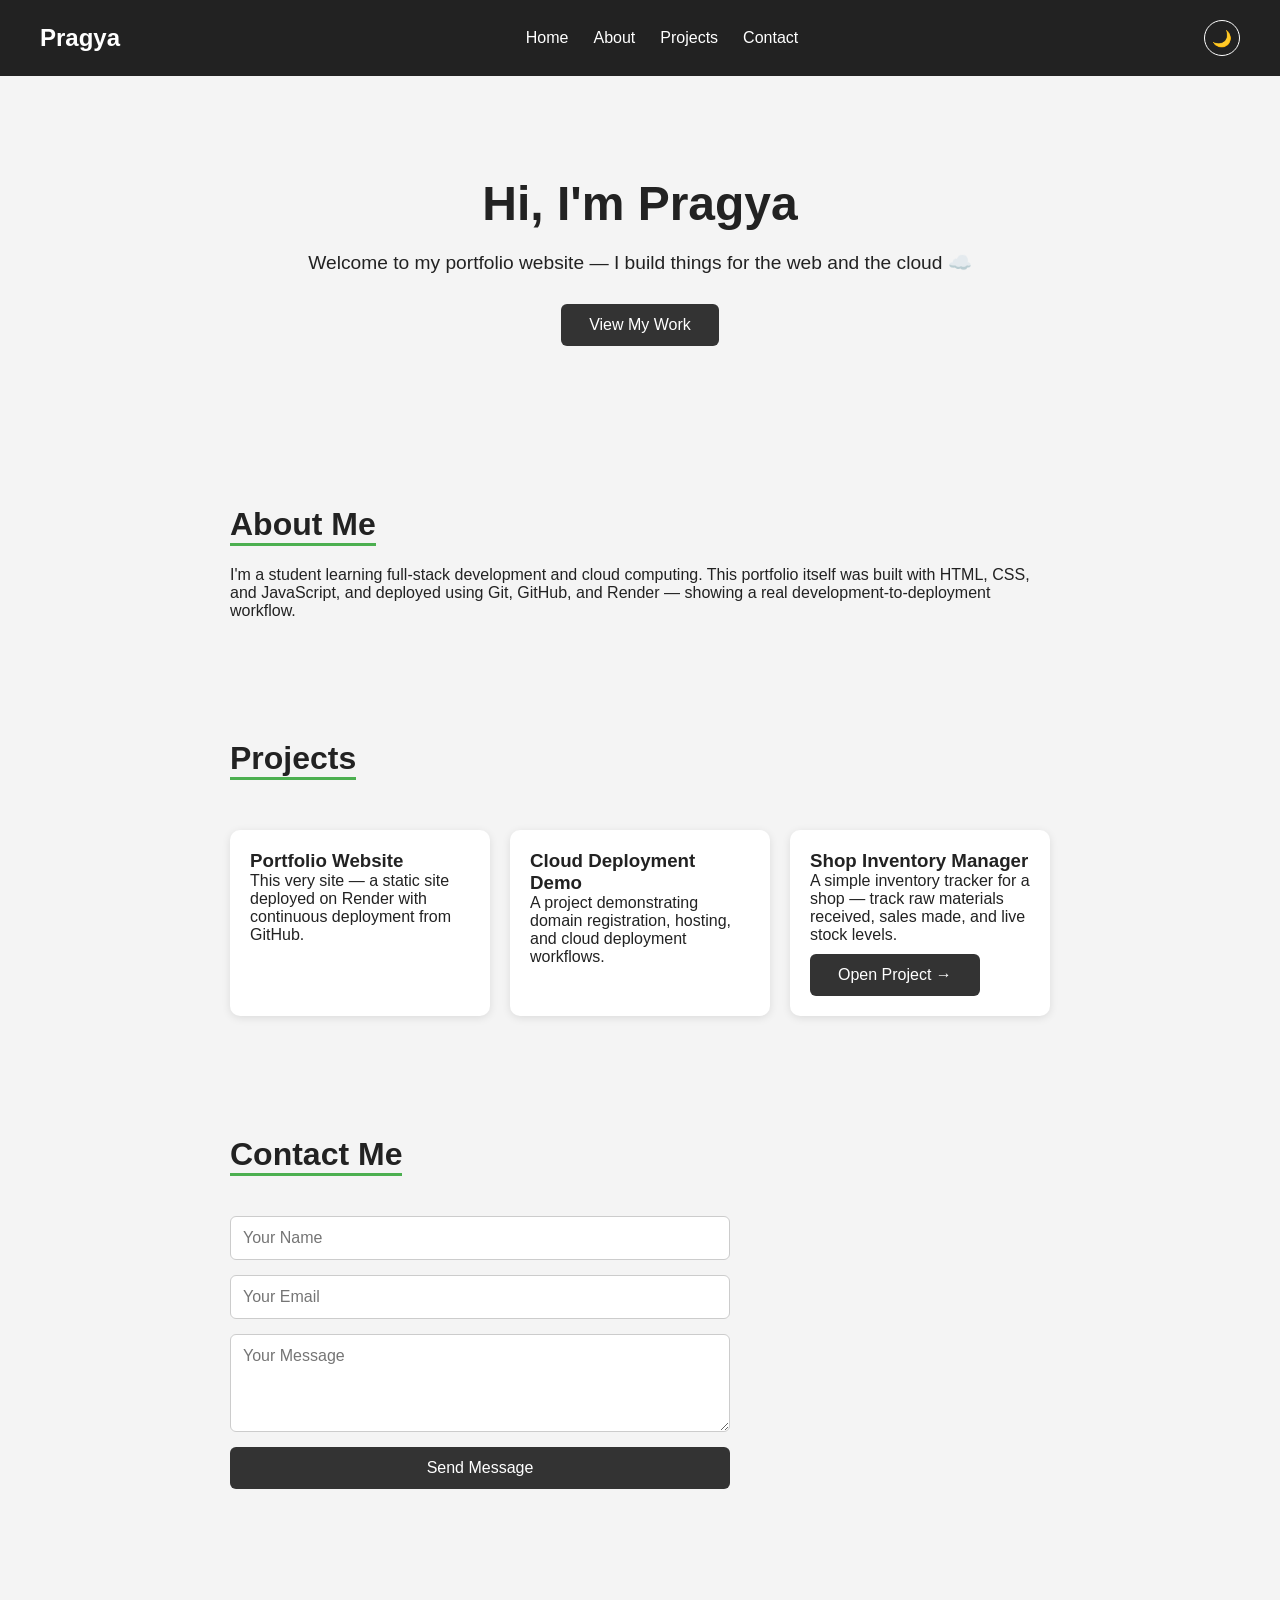
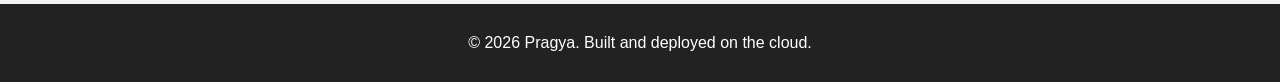
<file: index.html>
<!DOCTYPE html>
<html lang="en">
<head>
  <meta charset="UTF-8">
  <meta name="viewport" content="width=device-width, initial-scale=1.0">
  <title>My Portfolio</title>
  <link rel="stylesheet" href="style.css">
</head>
<body>

  <nav class="navbar">
    <h2 class="logo">Pragya</h2>
    <ul class="nav-links">
      <li><a href="#home">Home</a></li>
      <li><a href="#about">About</a></li>
      <li><a href="#projects">Projects</a></li>
      <li><a href="#contact">Contact</a></li>
    </ul>
    <button id="darkModeBtn">🌙</button>
  </nav>

  <section id="home" class="hero">
    <h1>Hi, I'm Pragya</h1>
    <p>Welcome to my portfolio website — I build things for the web and the cloud ☁️</p>
    <a href="#projects" class="btn">View My Work</a>
  </section>

  <section id="about" class="section">
    <h2>About Me</h2>
    <p>I'm a student learning full-stack development and cloud computing. This portfolio itself was built with HTML, CSS, and JavaScript, and deployed using Git, GitHub, and Render — showing a real development-to-deployment workflow.</p>
  </section>

  <section id="projects" class="section">
    <h2>Projects</h2>
    <div class="project-grid">
      <div class="project-card">
        <h3>Portfolio Website</h3>
        <p>This very site — a static site deployed on Render with continuous deployment from GitHub.</p>
      </div>
      <div class="project-card">
        <h3>Cloud Deployment Demo</h3>
        <p>A project demonstrating domain registration, hosting, and cloud deployment workflows.</p>
      </div>
      <div class="project-card">
          <h3>Shop Inventory Manager</h3>
          <p>A simple inventory tracker for a shop — track raw materials received, sales made, and live stock levels.</p>
          <a href="shop-inventory/index.html" class="btn" style="margin-top:10px; display:inline-block;">Open Project →</a>
      </div>
    </div>
  </section>

  <section id="contact" class="section">
    <h2>Contact Me</h2>
    <form id="contactForm" action="https://formspree.io/f/xwvgkvkj" method="POST">
      <input type="text" name="name" id="name" placeholder="Your Name" required>
      <input type="email" name="email" id="email" placeholder="Your Email" required>
      <textarea name="message" id="message" placeholder="Your Message" rows="4" required></textarea>
      <button type="submit" class="btn">Send Message</button>
    </form>
    <p id="formResponse"></p>
  </section>

  <footer>
    <p>&copy; 2026 Pragya. Built and deployed on the cloud.</p>
  </footer>

  <script src="script.js"></script>
</body>
</html>
</file>
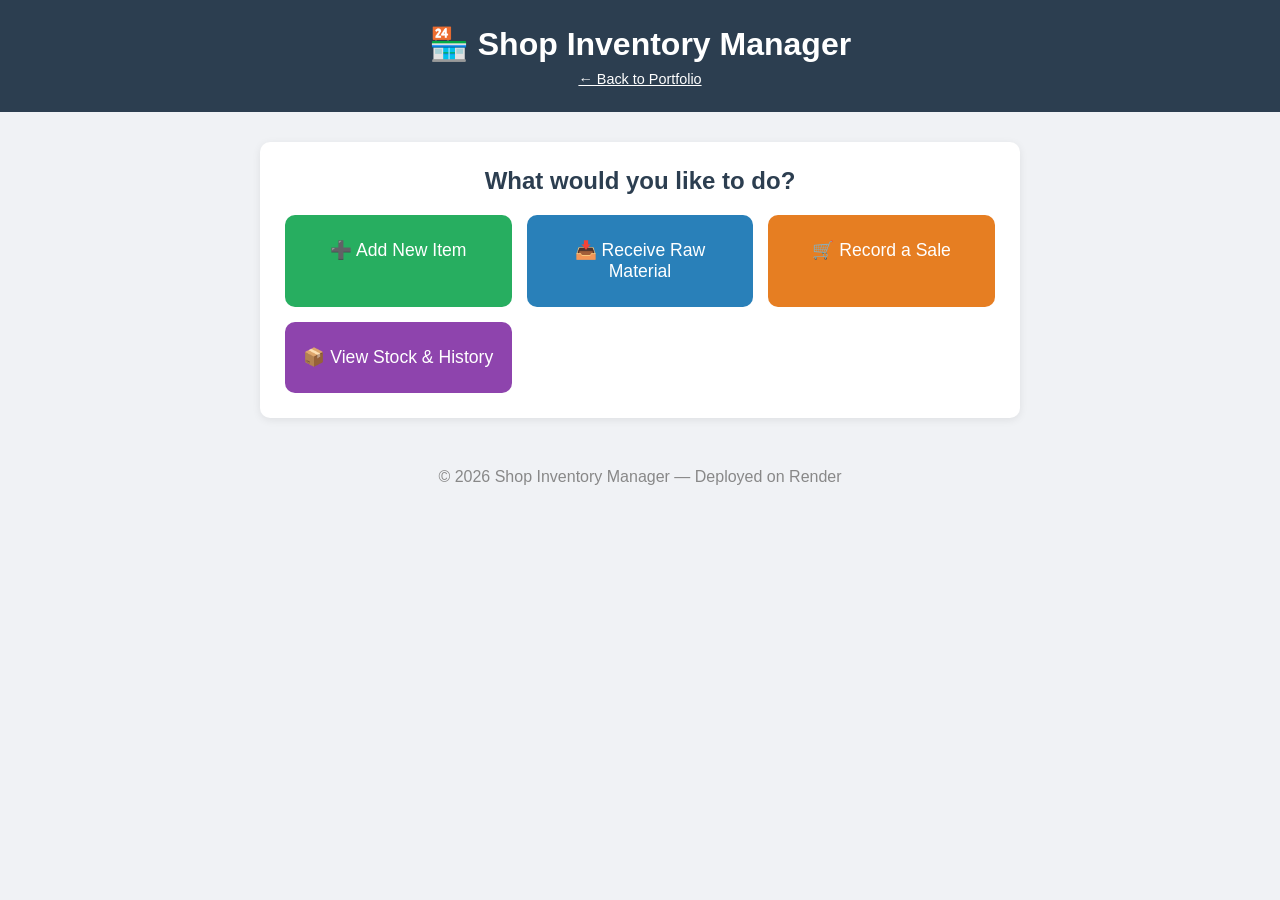
<file: shop-inventory/index.html>
<!DOCTYPE html>
<html lang="en">
<head>
  <meta charset="UTF-8">
  <meta name="viewport" content="width=device-width, initial-scale=1.0">
  <title>Shop Inventory Manager</title>
  <link rel="stylesheet" href="style.css">
</head>
<body>
  <header>
    <h1>🏪 Shop Inventory Manager</h1>
    <a href="../index.html" class="back-link">← Back to Portfolio</a>
  </header>

  <main>
    <section class="card menu-card">
      <h2>What would you like to do?</h2>
      <div class="menu-grid">
        <a href="add-item.html" class="menu-btn add">➕ Add New Item</a>
        <a href="receive.html" class="menu-btn receive">📥 Receive Raw Material</a>
        <a href="sale.html" class="menu-btn sale">🛒 Record a Sale</a>
        <a href="stock.html" class="menu-btn stock">📦 View Stock & History</a>
      </div>
    </section>
  </main>

  <footer>
    <p>&copy; 2026 Shop Inventory Manager — Deployed on Render</p>
  </footer>
</body>
</html>
</file>
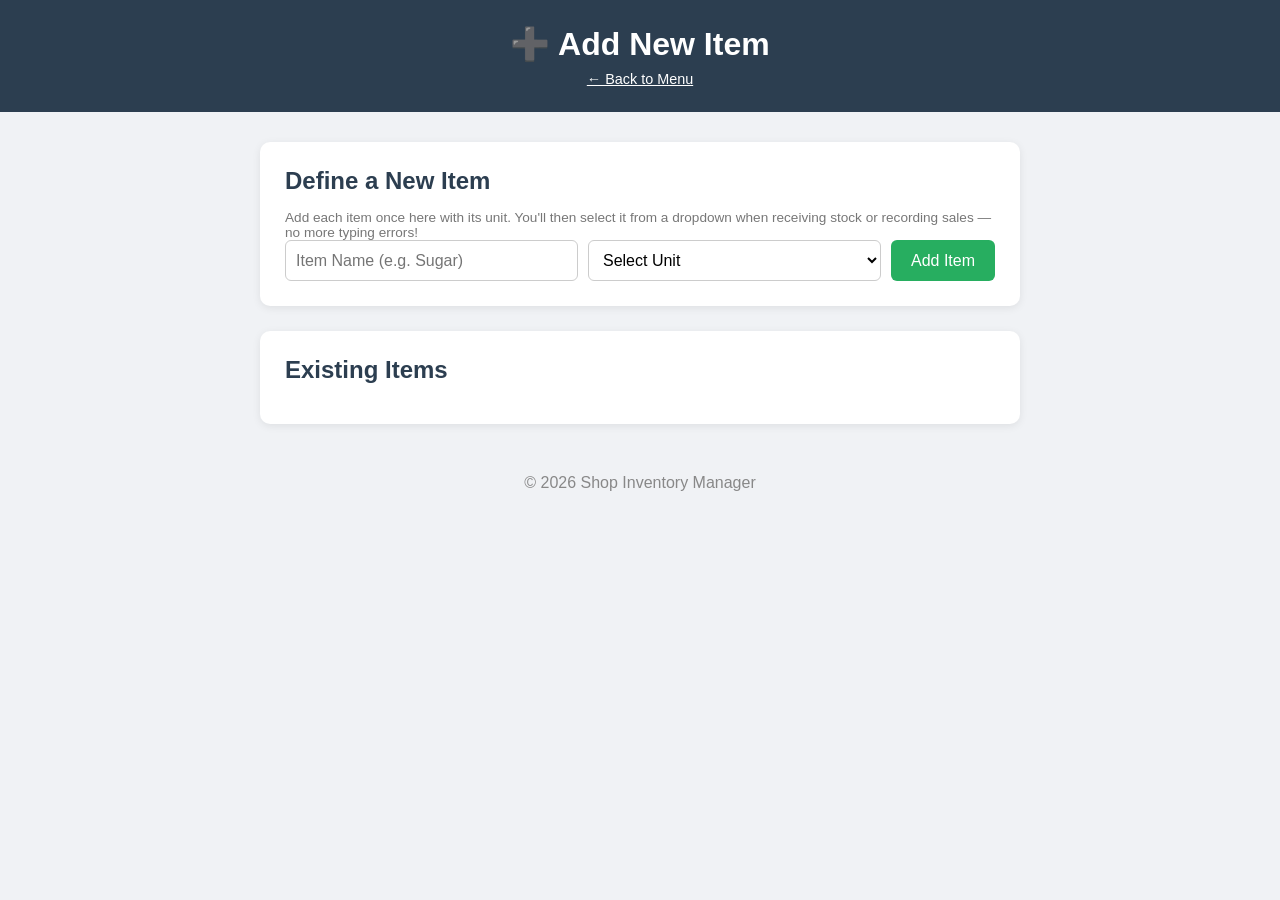
<file: shop-inventory/add-item.html>
<!DOCTYPE html>
<html lang="en">
<head>
  <meta charset="UTF-8">
  <meta name="viewport" content="width=device-width, initial-scale=1.0">
  <title>Add New Item</title>
  <link rel="stylesheet" href="style.css">
</head>
<body>
  <header>
    <h1>➕ Add New Item</h1>
    <a href="index.html" class="back-link">← Back to Menu</a>
  </header>

  <main>
    <section class="card">
      <h2>Define a New Item</h2>
      <p class="hint">Add each item once here with its unit. You'll then select it from a dropdown when receiving stock or recording sales — no more typing errors!</p>
      <form id="addItemForm">
        <input type="text" id="itemName" placeholder="Item Name (e.g. Sugar)" required>
        <select id="itemUnit" required>
          <option value="" disabled selected>Select Unit</option>
          <option value="kg">kg</option>
          <option value="litre">litre</option>
          <option value="pcs">pcs</option>
          <option value="gram">gram</option>
          <option value="box">box</option>
          <option value="packet">packet</option>
        </select>
        <button type="submit" class="btn add-btn">Add Item</button>
      </form>
      <p id="itemMessage"></p>
    </section>

    <section class="card">
      <h2>Existing Items</h2>
      <ul id="existingItemsList" class="item-list"></ul>
    </section>
  </main>

  <footer>
    <p>&copy; 2026 Shop Inventory Manager</p>
  </footer>

  <script src="script.js"></script>
</body>
</html>
</file>
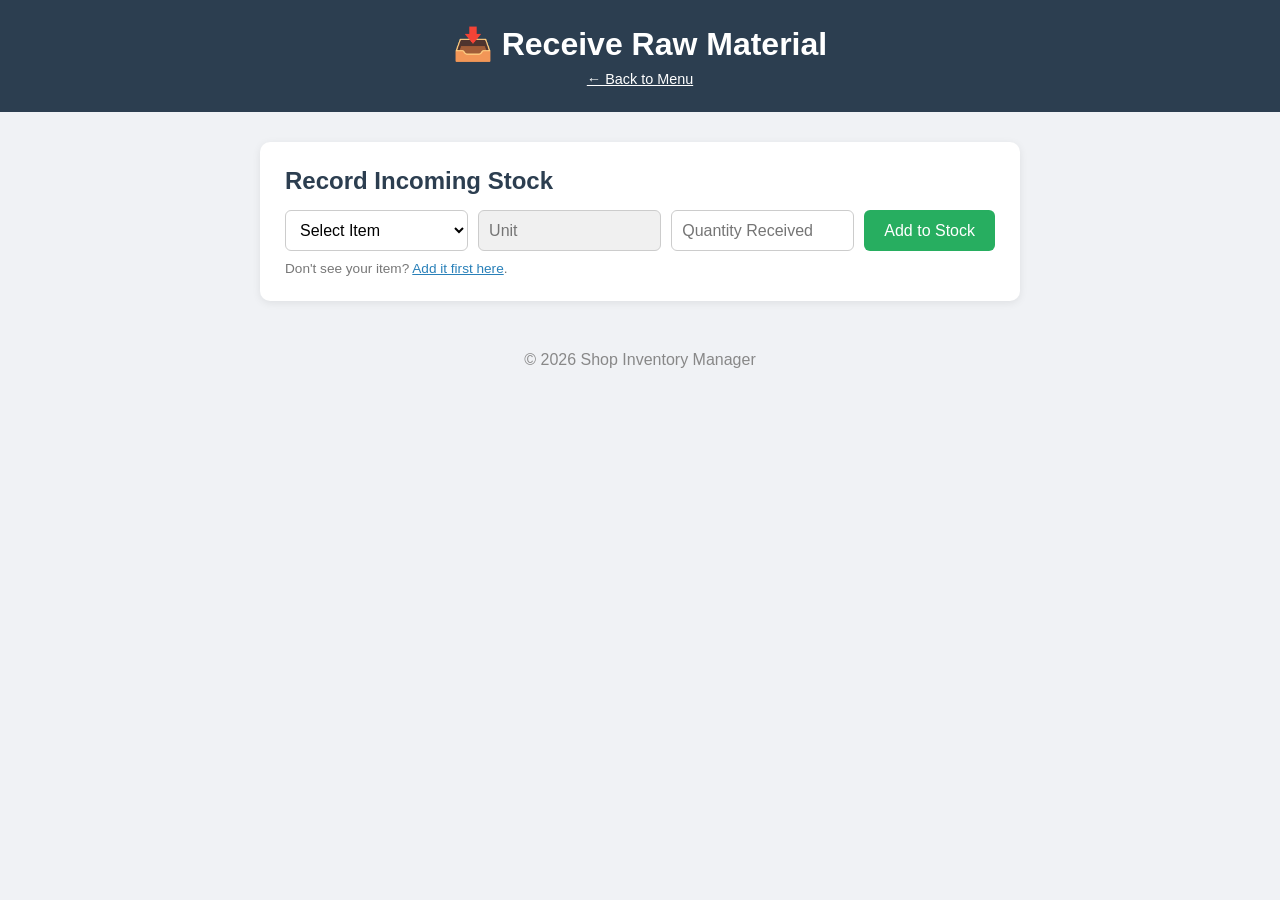
<file: shop-inventory/receive.html>
<!DOCTYPE html>
<html lang="en">
<head>
  <meta charset="UTF-8">
  <meta name="viewport" content="width=device-width, initial-scale=1.0">
  <title>Receive Raw Material</title>
  <link rel="stylesheet" href="style.css">
</head>
<body>
  <header>
    <h1>📥 Receive Raw Material</h1>
    <a href="index.html" class="back-link">← Back to Menu</a>
  </header>

  <main>
    <section class="card">
      <h2>Record Incoming Stock</h2>
      <form id="rawMaterialForm">
        <select id="rmSelect" required>
          <option value="" disabled selected>Select Item</option>
        </select>
        <input type="text" id="rmUnitDisplay" placeholder="Unit" disabled>
        <input type="number" id="rmQty" placeholder="Quantity Received" min="1" required>
        <button type="submit" class="btn add-btn">Add to Stock</button>
      </form>
      <p id="rmMessage"></p>
      <p class="hint">Don't see your item? <a href="add-item.html">Add it first here</a>.</p>
    </section>
  </main>

  <footer>
    <p>&copy; 2026 Shop Inventory Manager</p>
  </footer>

  <script src="script.js"></script>
</body>
</html>
</file>
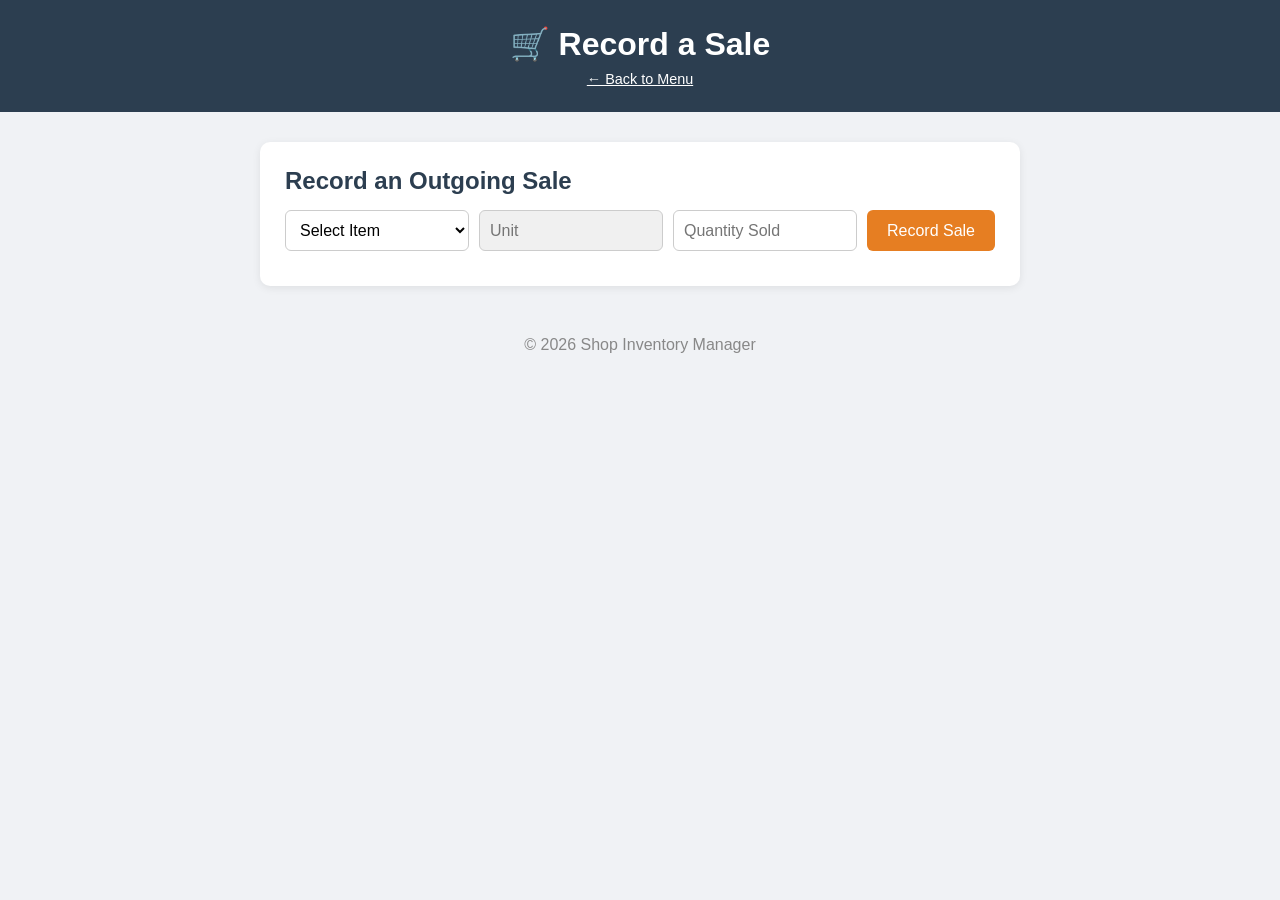
<file: shop-inventory/sale.html>
<!DOCTYPE html>
<html lang="en">
<head>
  <meta charset="UTF-8">
  <meta name="viewport" content="width=device-width, initial-scale=1.0">
  <title>Record a Sale</title>
  <link rel="stylesheet" href="style.css">
</head>
<body>
  <header>
    <h1>🛒 Record a Sale</h1>
    <a href="index.html" class="back-link">← Back to Menu</a>
  </header>

  <main>
    <section class="card">
      <h2>Record an Outgoing Sale</h2>
      <form id="saleForm">
        <select id="saleSelect" required>
          <option value="" disabled selected>Select Item</option>
        </select>
        <input type="text" id="saleUnitDisplay" placeholder="Unit" disabled>
        <input type="number" id="saleQty" placeholder="Quantity Sold" min="1" required>
        <button type="submit" class="btn sale-btn">Record Sale</button>
      </form>
      <p id="saleMessage"></p>
    </section>
  </main>

  <footer>
    <p>&copy; 2026 Shop Inventory Manager</p>
  </footer>

  <script src="script.js"></script>
</body>
</html>
</file>
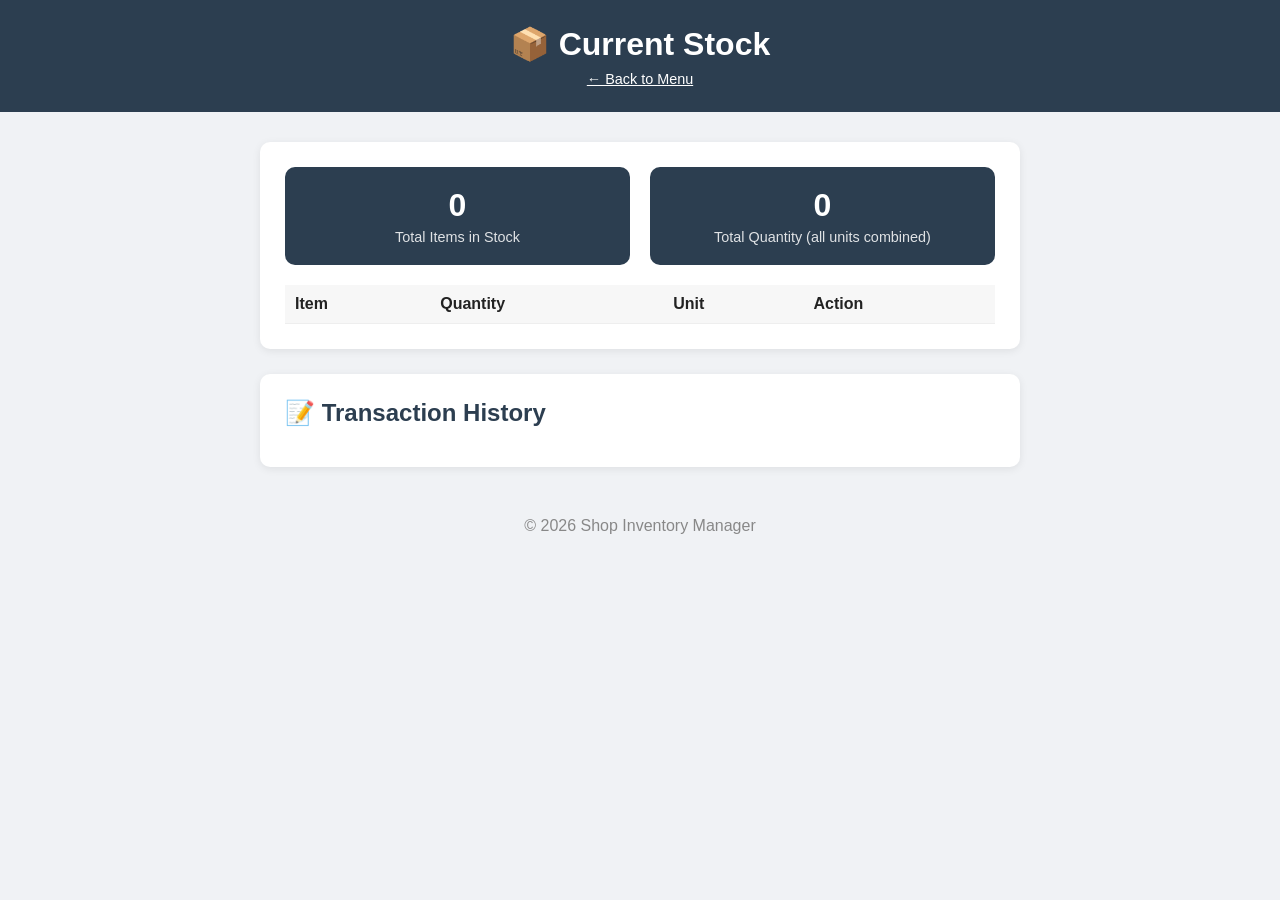
<file: shop-inventory/stock.html>
<!DOCTYPE html>
<html lang="en">
<head>
  <meta charset="UTF-8">
  <meta name="viewport" content="width=device-width, initial-scale=1.0">
  <title>Current Stock</title>
  <link rel="stylesheet" href="style.css">
</head>
<body>
  <header>
    <h1>📦 Current Stock</h1>
    <a href="index.html" class="back-link">← Back to Menu</a>
  </header>

  <main>
    <section class="card">
      <div class="stock-summary">
        <div class="summary-box">
          <span id="totalItemsCount">0</span>
          <p>Total Items in Stock</p>
        </div>
        <div class="summary-box">
          <span id="totalQuantitySum">0</span>
          <p>Total Quantity (all units combined)</p>
        </div>
      </div>
      <table id="stockTable">
        <thead>
          <tr>
            <th>Item</th>
            <th>Quantity</th>
            <th>Unit</th>
            <th>Action</th>
          </tr>
        </thead>
        <tbody id="stockBody"></tbody>
      </table>
    </section>

    <section class="card">
      <h2>📝 Transaction History</h2>
      <ul id="logList"></ul>
    </section>
  </main>

  <footer>
    <p>&copy; 2026 Shop Inventory Manager</p>
  </footer>

  <script src="script.js"></script>
</body>
</html>
</file>
<file: style.css>
* {
  margin: 0;
  padding: 0;
  box-sizing: border-box;
  font-family: 'Segoe UI', Arial, sans-serif;
}

body {
  background-color: #f4f4f4;
  color: #222;
  transition: background-color 0.3s, color 0.3s;
}

body.dark {
  background-color: #121212;
  color: #f4f4f4;
}

.navbar {
  display: flex;
  justify-content: space-between;
  align-items: center;
  padding: 20px 40px;
  background-color: #222;
  color: white;
  position: sticky;
  top: 0;
  z-index: 100;
}

.nav-links {
  display: flex;
  list-style: none;
  gap: 25px;
}

.nav-links a {
  color: white;
  text-decoration: none;
  font-weight: 500;
}

.nav-links a:hover {
  color: #4CAF50;
}

#darkModeBtn {
  background: none;
  border: 1px solid white;
  color: white;
  border-radius: 50%;
  width: 36px;
  height: 36px;
  cursor: pointer;
  font-size: 16px;
}

.hero {
  text-align: center;
  padding: 100px 20px;
}

.hero h1 {
  font-size: 3rem;
  margin-bottom: 20px;
}

.hero p {
  font-size: 1.2rem;
  margin-bottom: 30px;
}

.btn {
  display: inline-block;
  padding: 12px 28px;
  background-color: #333;
  color: white;
  text-decoration: none;
  border: none;
  border-radius: 6px;
  cursor: pointer;
  font-size: 1rem;
}

body.dark .btn {
  background-color: #4CAF50;
}

.section {
  padding: 60px 40px;
  max-width: 900px;
  margin: 0 auto;
}

.section h2 {
  font-size: 2rem;
  margin-bottom: 20px;
  border-bottom: 3px solid #4CAF50;
  display: inline-block;
}

.project-grid {
  display: grid;
  grid-template-columns: repeat(auto-fit, minmax(250px, 1fr));
  gap: 20px;
  margin-top: 30px;
}

.project-card {
  background: white;
  padding: 20px;
  border-radius: 10px;
  box-shadow: 0 2px 8px rgba(0,0,0,0.1);
}

body.dark .project-card {
  background: #1e1e1e;
}

#contactForm {
  display: flex;
  flex-direction: column;
  gap: 15px;
  max-width: 500px;
  margin-top: 20px;
}

#contactForm input,
#contactForm textarea {
  padding: 12px;
  border-radius: 6px;
  border: 1px solid #ccc;
  font-size: 1rem;
}

#formResponse {
  margin-top: 15px;
  font-weight: bold;
  color: #4CAF50;
}

footer {
  text-align: center;
  padding: 30px;
  background-color: #222;
  color: white;
  margin-top: 40px;
}

@media (max-width: 600px) {
  .navbar {
    flex-direction: column;
    gap: 10px;
  }
  .nav-links {
    flex-wrap: wrap;
    justify-content: center;
  }
}
</file>
<file: shop-inventory/style.css>
* {
  margin: 0;
  padding: 0;
  box-sizing: border-box;
  font-family: 'Segoe UI', Arial, sans-serif;
}

body {
  background-color: #f0f2f5;
  color: #222;
}

header {
  background-color: #2c3e50;
  color: white;
  text-align: center;
  padding: 25px;
}

main {
  max-width: 800px;
  margin: 30px auto;
  padding: 0 20px;
}

.card {
  background: white;
  padding: 25px;
  border-radius: 10px;
  box-shadow: 0 2px 8px rgba(0,0,0,0.08);
  margin-bottom: 25px;
}

.card h2 {
  margin-bottom: 15px;
  color: #2c3e50;
}

form {
  display: flex;
  flex-wrap: wrap;
  gap: 10px;
}

form input {
  flex: 1;
  min-width: 150px;
  padding: 10px;
  border: 1px solid #ccc;
  border-radius: 6px;
  font-size: 1rem;
}

.btn {
  padding: 10px 20px;
  border: none;
  border-radius: 6px;
  color: white;
  cursor: pointer;
  font-size: 1rem;
}

.add-btn { background-color: #27ae60; }
.sale-btn { background-color: #e67e22; }

#saleMessage {
  margin-top: 10px;
  font-weight: bold;
}

table {
  width: 100%;
  border-collapse: collapse;
  margin-top: 10px;
}

th, td {
  padding: 10px;
  text-align: left;
  border-bottom: 1px solid #eee;
}

th {
  background-color: #f7f7f7;
}

.delete-btn {
  background-color: #e74c3c;
  color: white;
  border: none;
  padding: 6px 12px;
  border-radius: 5px;
  cursor: pointer;
}

#logList {
  list-style: none;
  max-height: 200px;
  overflow-y: auto;
}

#logList li {
  padding: 8px 0;
  border-bottom: 1px solid #eee;
  font-size: 0.9rem;
  color: #555;
}

footer {
  text-align: center;
  padding: 20px;
  color: #888;
}

.stock-summary {
  display: flex;
  gap: 20px;
  margin-bottom: 20px;
  flex-wrap: wrap;
}

.summary-box {
  flex: 1;
  min-width: 180px;
  background-color: #2c3e50;
  color: white;
  border-radius: 10px;
  padding: 20px;
  text-align: center;
}

.summary-box span {
  font-size: 2rem;
  font-weight: bold;
  display: block;
}

.summary-box p {
  margin-top: 5px;
  font-size: 0.9rem;
  opacity: 0.85;
}

.back-link {
  color: white;
  text-decoration: underline;
  display: block;
  margin-top: 8px;
  font-size: 0.9rem;
}

.menu-card {
  text-align: center;
}

.menu-grid {
  display: grid;
  grid-template-columns: repeat(auto-fit, minmax(200px, 1fr));
  gap: 15px;
  margin-top: 20px;
}

.menu-btn {
  display: block;
  padding: 25px 15px;
  border-radius: 10px;
  color: white;
  text-decoration: none;
  font-size: 1.1rem;
  font-weight: 500;
  transition: transform 0.2s;
}

.menu-btn:hover {
  transform: translateY(-3px);
}

.menu-btn.add { background-color: #27ae60; }
.menu-btn.receive { background-color: #2980b9; }
.menu-btn.sale { background-color: #e67e22; }
.menu-btn.stock { background-color: #8e44ad; }

.hint {
  font-size: 0.85rem;
  color: #777;
  margin-top: 10px;
}

.hint a {
  color: #2980b9;
}

.item-list {
  list-style: none;
  margin-top: 10px;
}

.item-list li {
  padding: 8px 0;
  border-bottom: 1px solid #eee;
}

select {
  flex: 1;
  min-width: 150px;
  padding: 10px;
  border: 1px solid #ccc;
  border-radius: 6px;
  font-size: 1rem;
  background: white;
}

input:disabled {
  background-color: #f0f0f0;
  color: #666;
}

.stock-summary {
  display: flex;
  gap: 20px;
  margin-bottom: 20px;
  flex-wrap: wrap;
}

.summary-box {
  flex: 1;
  min-width: 180px;
  background-color: #2c3e50;
  color: white;
  border-radius: 10px;
  padding: 20px;
  text-align: center;
}

.summary-box span {
  font-size: 2rem;
  font-weight: bold;
  display: block;
}

.summary-box p {
  margin-top: 5px;
  font-size: 0.9rem;
  opacity: 0.85;
}
</file>
